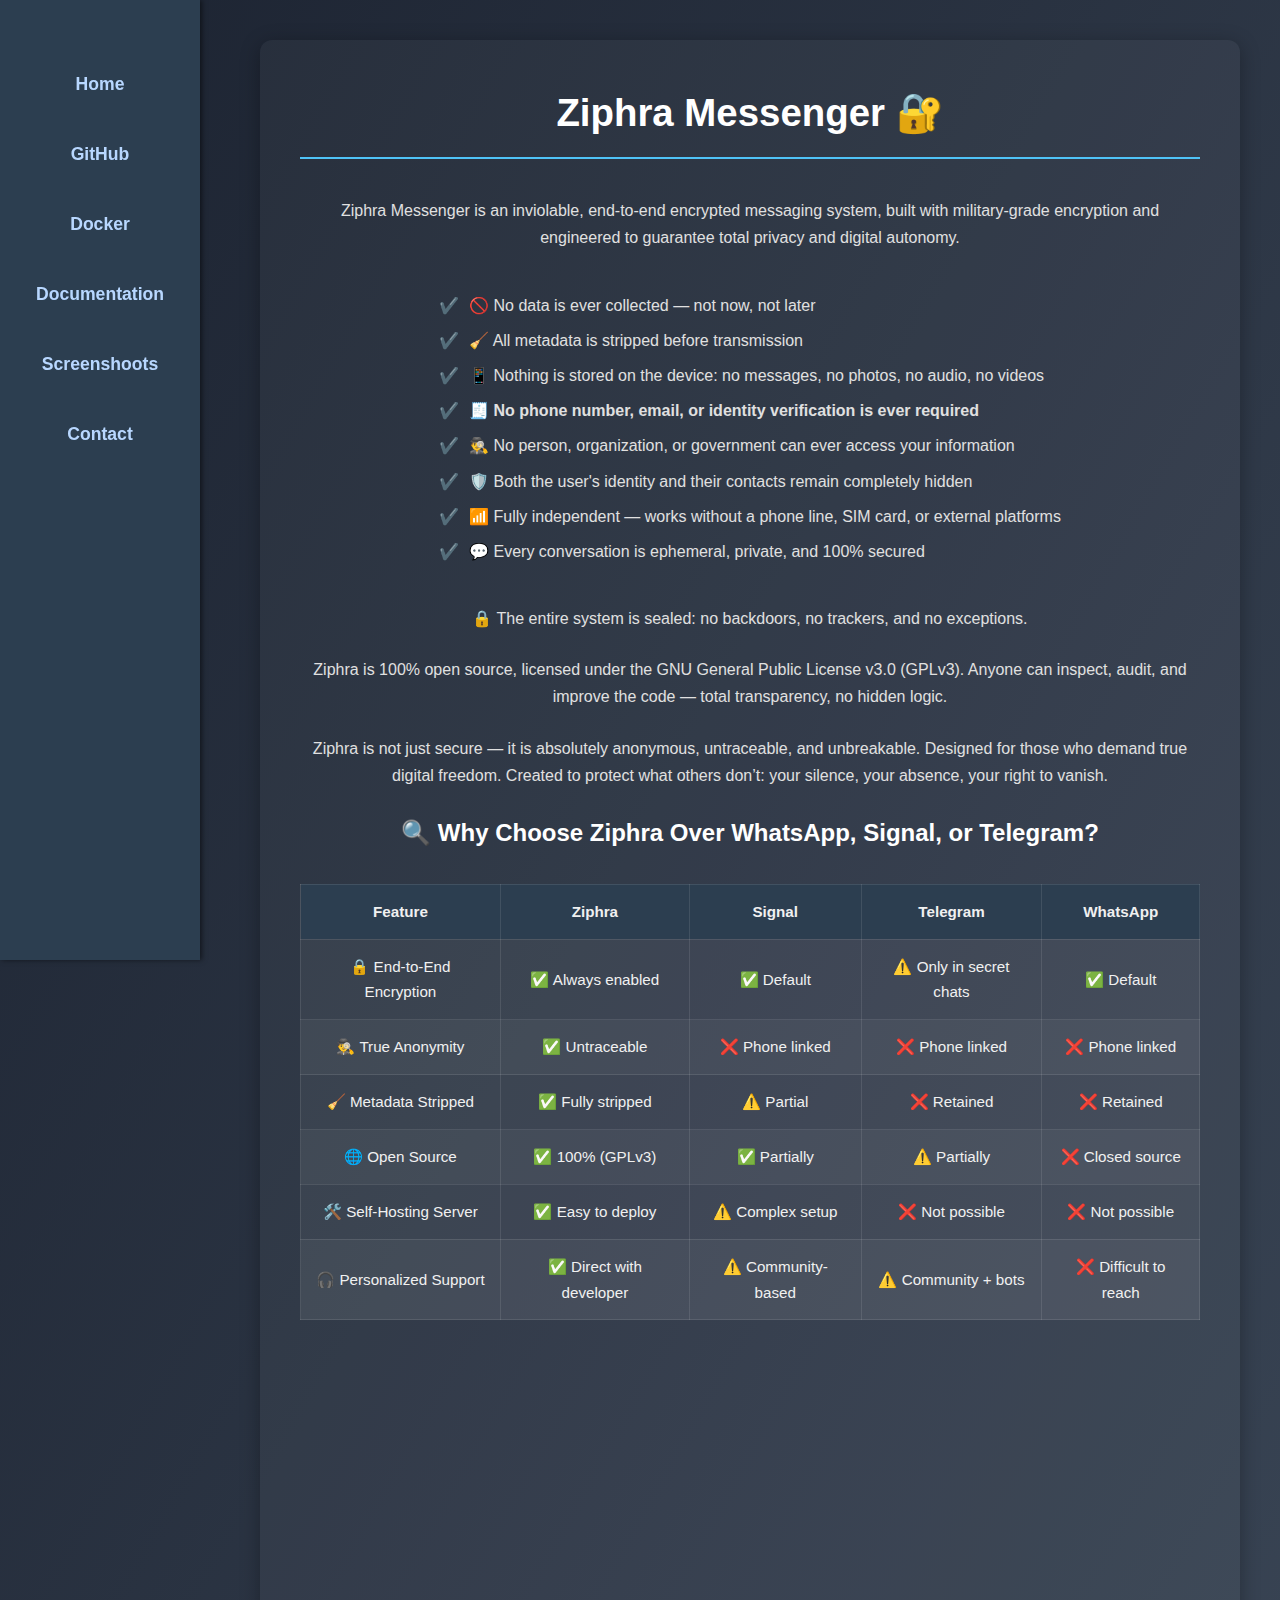
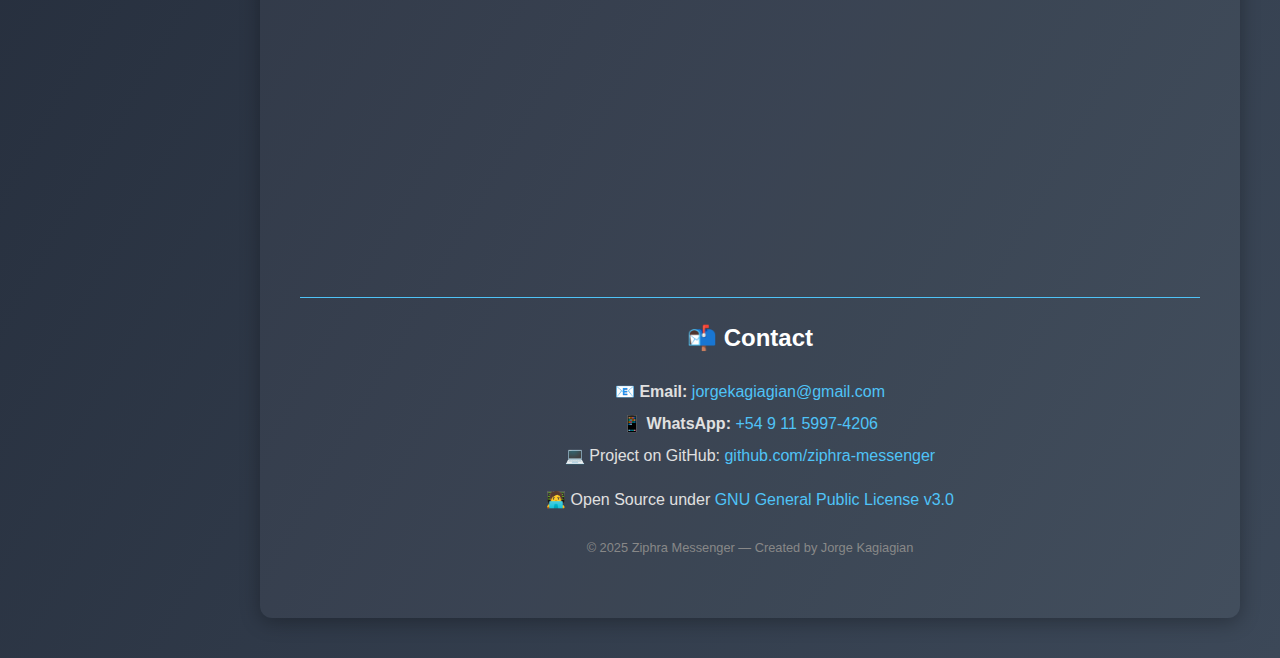
<file: index.htm>
<!DOCTYPE html>
<html lang="en">
<head>
  <meta charset="UTF-8" />
  <meta name="viewport" content="width=device-width, initial-scale=1" />
  <title>Ziphra Messenger 🔐</title>
<link rel="stylesheet" href="style.css">
</head>
<body>

  <div include-html="navbar.html"></div>


        <div class="container"> 
            <h1>Ziphra Messenger 🔐</h1> 
            <p> 
      Ziphra Messenger is an inviolable, end-to-end encrypted messaging system, built with military-grade encryption and engineered to guarantee total privacy and digital autonomy. </p> 
            <ul> 
                <li>🚫 No data is ever collected — not now, not later</li>                 
                <li>🧹 All metadata is stripped before transmission</li>                 
                <li>📱 Nothing is stored on the device: no messages, no photos, no audio, no videos</li>                 
                <li>🧾 <b>No phone number, email, or identity verification is ever required</b>
                </li>                 
                <li>🕵️‍♂️ No person, organization, or government can ever access your information</li>                 
                <li>🛡️ Both the user's identity and their contacts remain completely hidden</li>                 
                <li>📶 Fully independent — works without a phone line, SIM card, or external platforms</li>                 
                <li>💬 Every conversation is ephemeral, private, and 100% secured</li>                 
            </ul>             
            <p>🔒 The entire system is sealed: no backdoors, no trackers, and no exceptions.</p> 
            <p> 
      Ziphra is 100% open source, licensed under the GNU General Public License v3.0 (GPLv3). Anyone can inspect, audit, and improve the code — total transparency, no hidden logic. </p> 
            <p> 
      Ziphra is not just secure — it is absolutely anonymous, untraceable, and unbreakable. Designed for those who demand true digital freedom. Created to protect what others don’t: your silence, your absence, your right to vanish. </p> 
            <h2>🔍 Why Choose Ziphra Over WhatsApp, Signal, or Telegram?</h2> 
            <table> 
                <thead> 
                    <tr> 
                        <th>Feature</th> 
                        <th>Ziphra</th> 
                        <th>Signal</th> 
                        <th>Telegram</th> 
                        <th>WhatsApp</th> 
                    </tr>                     
                </thead>                 
                <tbody> 
                    <tr> 
                        <td>🔒 End-to-End Encryption</td> 
                        <td>✅ Always enabled</td> 
                        <td>✅ Default</td> 
                        <td>⚠️ Only in secret chats</td> 
                        <td>✅ Default</td> 
                    </tr>                     
                    <tr> 
                        <td>🕵️‍♂️ True Anonymity</td> 
                        <td>✅ Untraceable</td> 
                        <td>❌ Phone linked</td> 
                        <td>❌ Phone linked</td> 
                        <td>❌ Phone linked</td> 
                    </tr>                     
                    <tr> 
                        <td>🧹 Metadata Stripped</td> 
                        <td>✅ Fully stripped</td> 
                        <td>⚠️ Partial</td> 
                        <td>❌ Retained</td> 
                        <td>❌ Retained</td> 
                    </tr>                     
                  
                    <tr> 
                        <td>🌐 Open Source</td> 
                        <td>✅ 100% (GPLv3)</td> 
                        <td>✅ Partially</td> 
                        <td>⚠️ Partially</td> 
                        <td>❌ Closed source</td> 
                    </tr>                     
                    <tr> 
                        <td>🛠️ Self-Hosting Server</td> 
                        <td>✅ Easy to deploy</td> 
                        <td>⚠️ Complex setup</td> 
                        <td>❌ Not possible</td> 
                        <td>❌ Not possible</td> 
                    </tr>                     
                    <tr>
                        <td>🎧 Personalized Support</td>
                        <td>✅ Direct with developer</td>
                        <td>⚠️ Community-based</td>
                        <td>⚠️ Community + bots</td>
                        <td>❌ Difficult to reach</td>
                    </tr>                     
                </tbody>                 
            </table>             
            <div class="video-container">
    <iframe 
      src="https://www.youtube.com/embed/RMXbFlhr64c" width="70%" height="70%"
      title="YouTube video player"
      allow="accelerometer; autoplay; clipboard-write; encrypted-media; gyroscope; picture-in-picture"
      allowfullscreen>
    </iframe>
  </div>          

             <div include-html="footer.html"></div>

        </div>     


 

  <script src="include.js"></script>
</body>
</html>
</file>
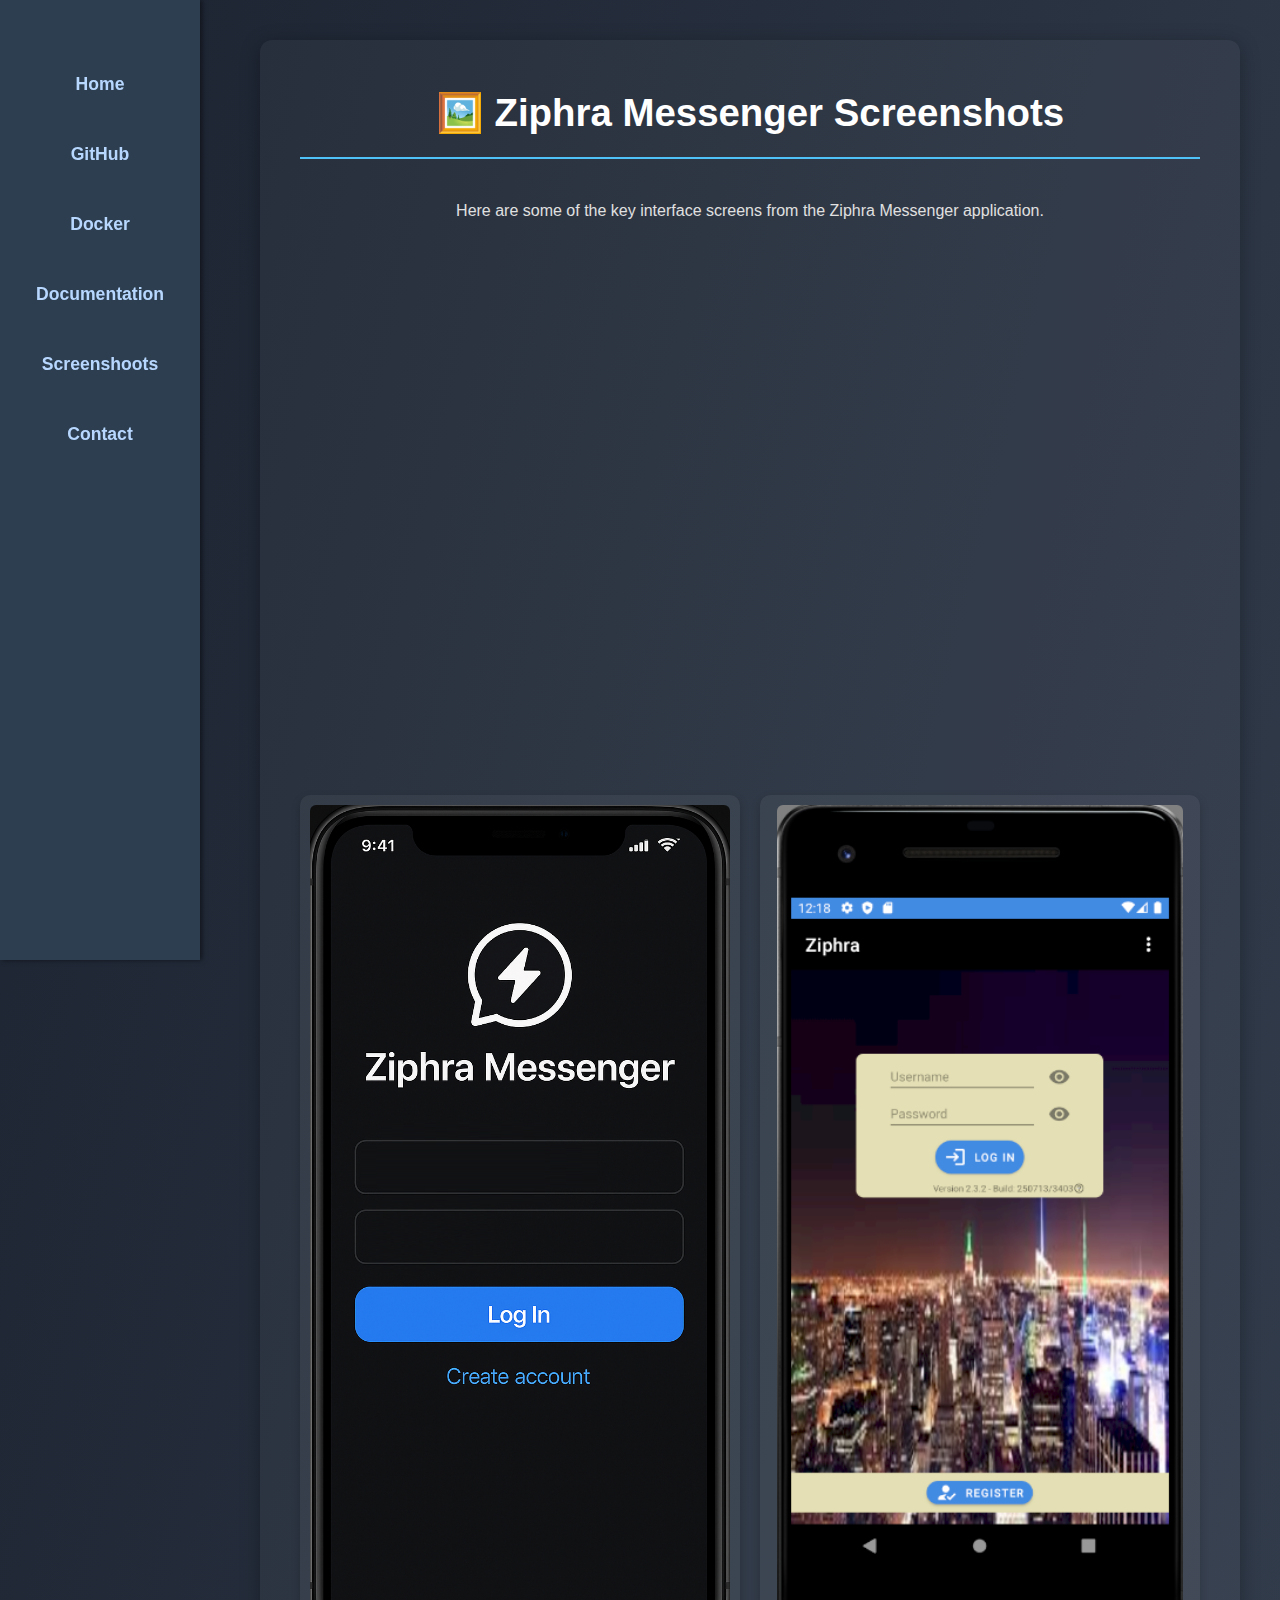
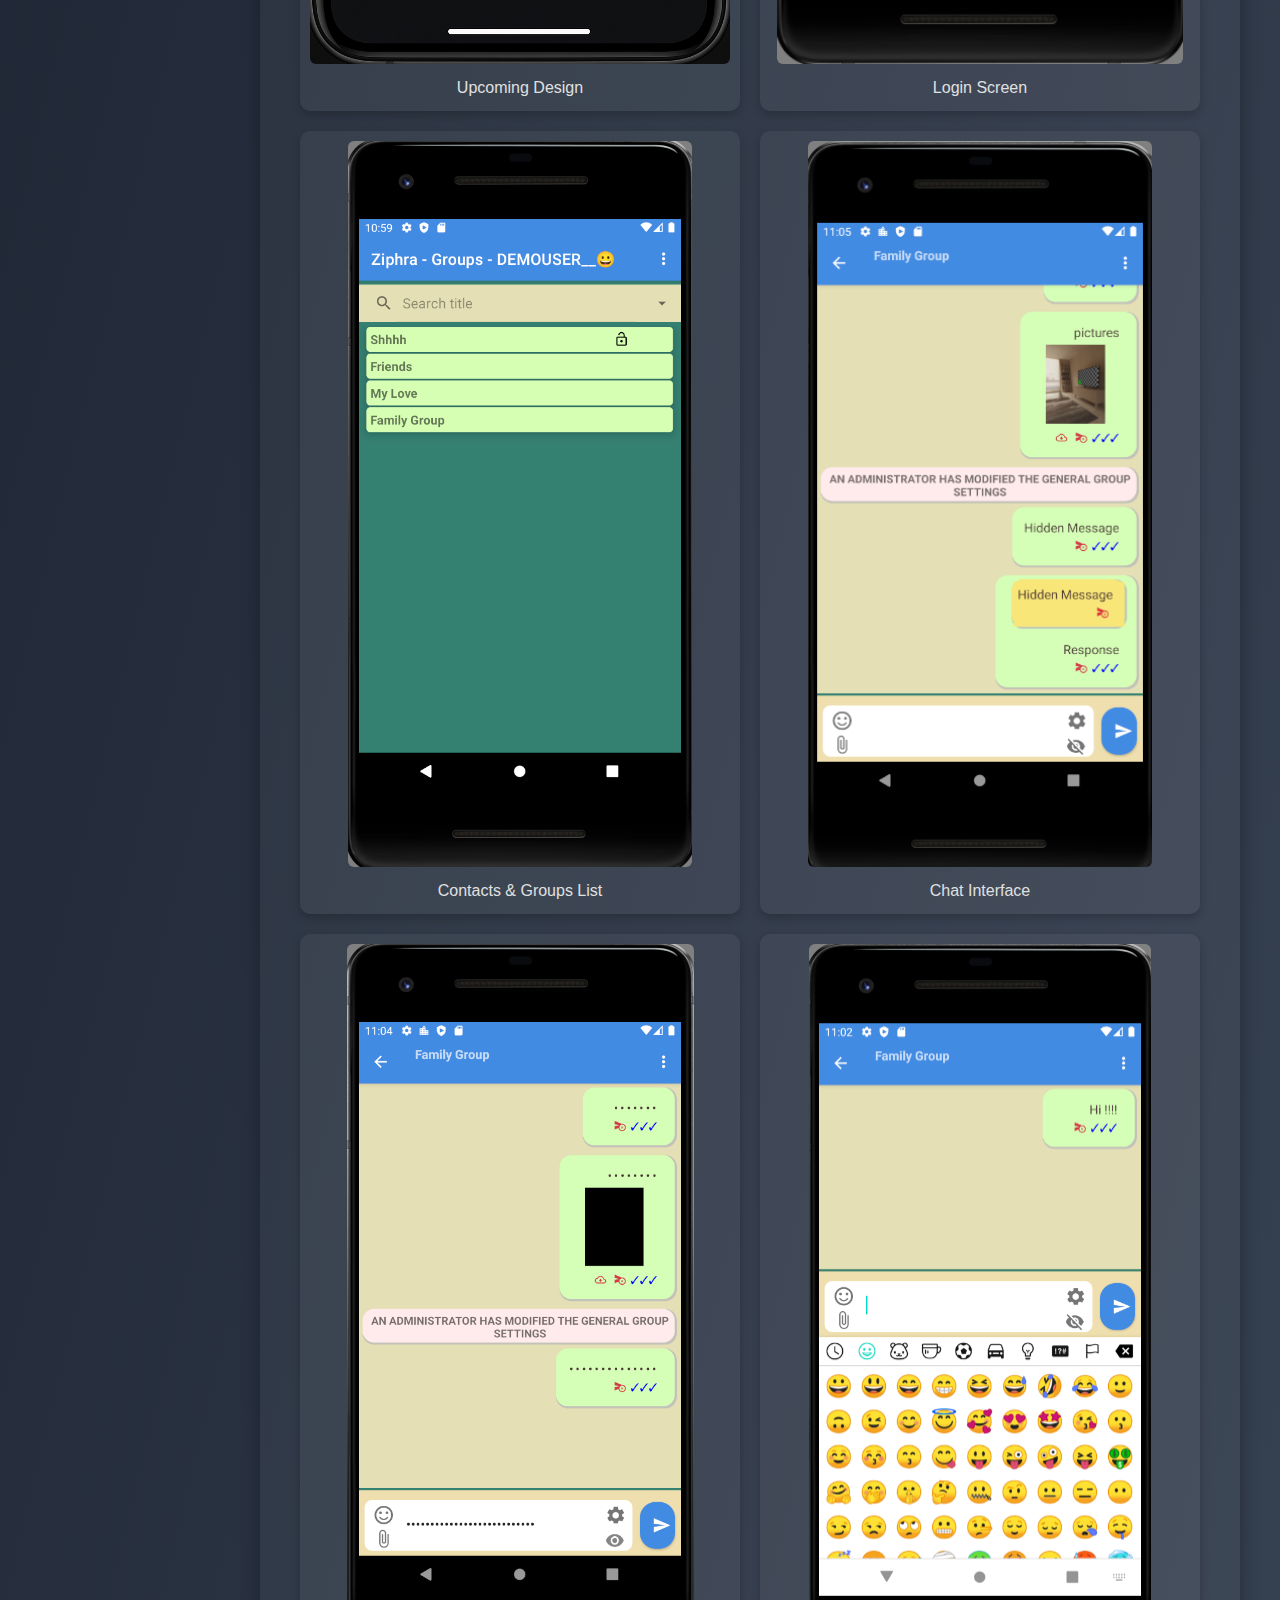
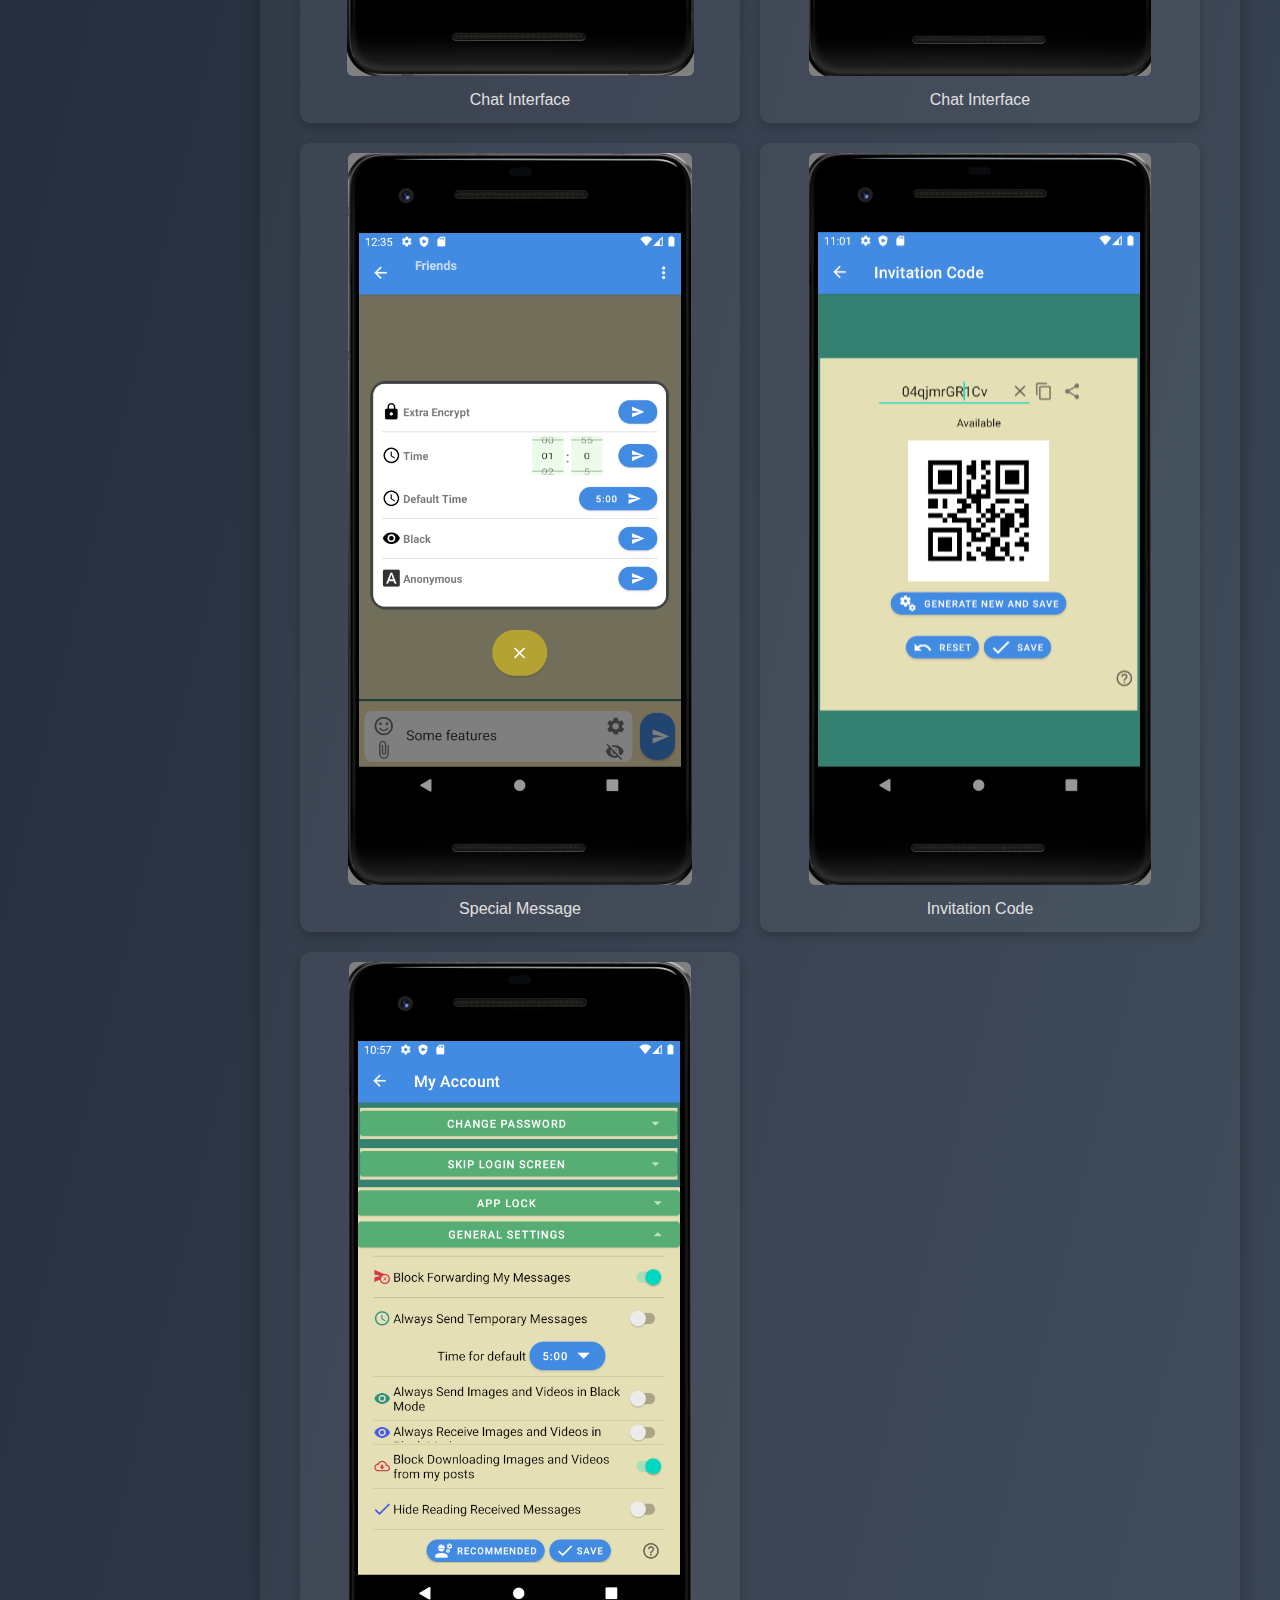
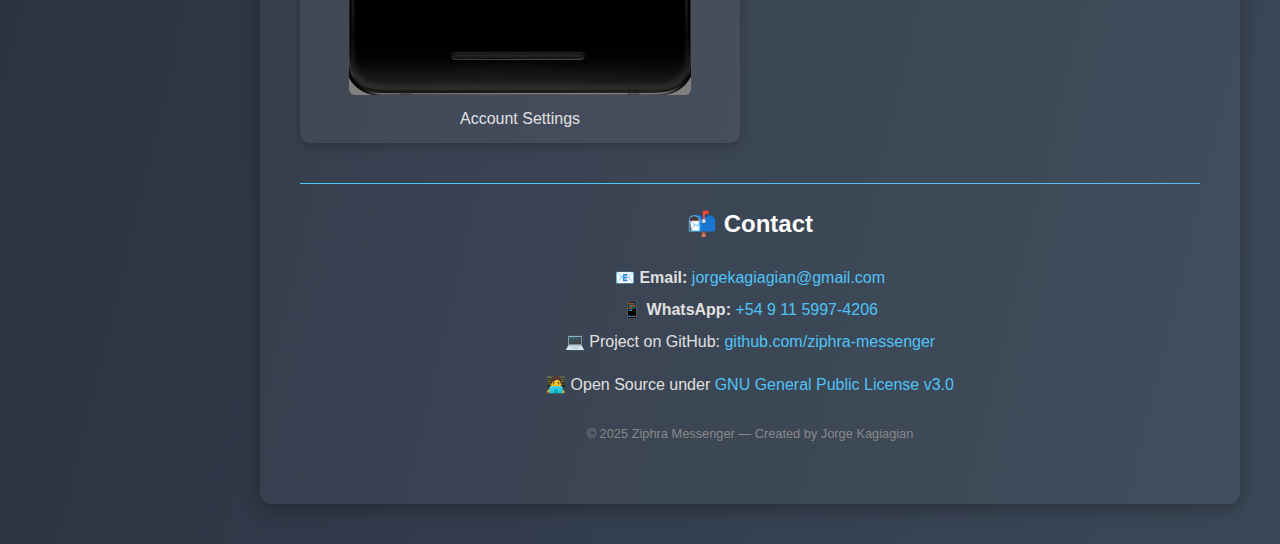
<file: screenshoot.html>
<!DOCTYPE html>
<html lang="en">
<head>
  <meta charset="UTF-8" />
  <meta name="viewport" content="width=device-width, initial-scale=1" />
  <title>Ziphra Messenger 🔐</title>
<link rel="stylesheet" href="style.css">

<style>
  .gallery {
    display: grid;
    grid-template-columns: repeat(2, 1fr); /* two images per row */
    gap: 20px;
    margin-top: 40px;
  }

.gallery {
  display: grid;
  grid-template-columns: repeat(2, 1fr);
  gap: 20px;
  margin-top: 40px;
}

.screenshot {
  background: rgba(255, 255, 255, 0.05);
  border-radius: 10px;
  padding: 10px;
  box-shadow: 0 4px 10px rgba(0, 0, 0, 0.2);
  transition: transform 0.3s ease;

  display: flex;
  flex-direction: column;
  align-items: center;  /* centra horizontalmente */
  justify-content: center; /* centra verticalmente (útil si tiene altura fija) */
  text-align: center;
}

  .screenshot:hover {
    transform: scale(1.02);
  }

  .screenshot img {
    max-width: 100%;
    border-radius: 6px;
    display: block;
    margin-bottom: 10px;
  }

  .caption {
    font-size: 1rem;
    color: #e0e0e0;
    text-align: center;
  }
</style>

</head>
<body>

  <div include-html="navbar.html"></div>


  <div class="container">
    <h1>🖼️ Ziphra Messenger Screenshots</h1>
    <p>Here are some of the key interface screens from the Ziphra Messenger application.</p>


                <div class="video-container">
    <iframe 
      src="https://www.youtube.com/embed/RMXbFlhr64c" width="70%" height="70%"
      title="YouTube video player"
      allow="accelerometer; autoplay; clipboard-write; encrypted-media; gyroscope; picture-in-picture"
      allowfullscreen>
    </iframe>
  </div>     
  
    <div class="gallery">
      <div class="screenshot">
        <img src="images/baf182ff-8d8f-419f-89a5-995438556508.png" alt="Login Screen" height="100%">
        <div class="caption">Upcoming Design</div>
      </div>
            <div class="screenshot">
        <img src="images/login.png" alt="Login Screen" height="100%">
        <div class="caption">Login Screen</div>
      </div>

              <div class="screenshot">
            <img src="images/home.png" alt="Settings" height="100%">
        <div class="caption">Contacts & Groups List</div>
      </div>


      
      <div class="screenshot">
        <img src="images/chat.png" alt="Chat Interface" height="100%">
        <div class="caption">Chat Interface</div>
      </div>
      <div class="screenshot">
        <img src="images/hiddeneye.png" alt="Chat Interface" height="100%">
        <div class="caption">Chat Interface</div>
      </div>      
            <div class="screenshot">
        <img src="images/emojis.png" alt="Chat Interface" height="100%">
        <div class="caption">Chat Interface</div>
      </div>   
                  <div class="screenshot">
        <img src="images/specialsend.png" alt="Chat Interface" height="100%">
        <div class="caption">Special Message</div>
      </div>   
      <div class="screenshot">
        <img src="images/invitationcode.png" alt="User Profile" height="100%">
        <div class="caption">Invitation Code</div>
      </div>
      <div class="screenshot">
        <img src="images/myaccountsetting.png" alt="Settings" height="100%">
        <div class="caption">Account Settings</div>
      </div>
    </div>
  

             <div include-html="footer.html"></div>

        </div>     


 

  <script src="include.js"></script>
</body>
</html>
</file>
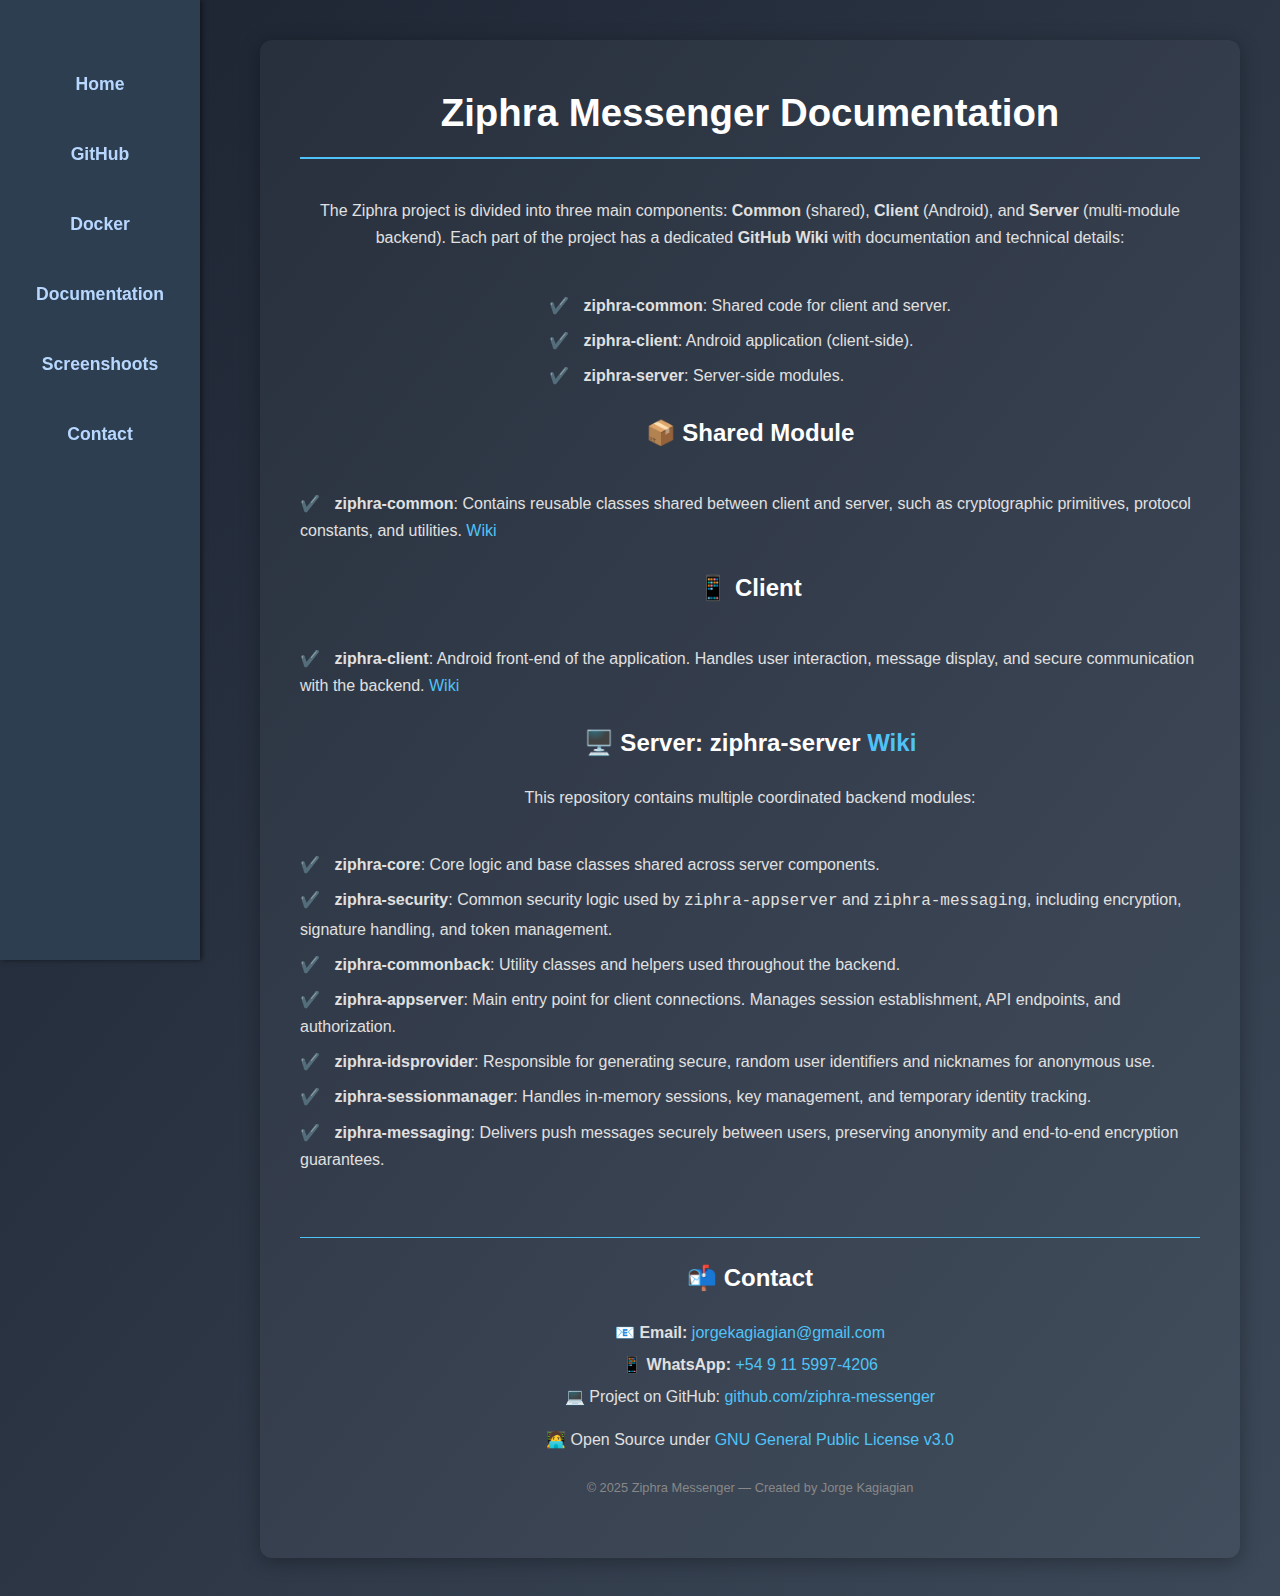
<file: wiki.html>
<!DOCTYPE html>
<html lang="en">
<head>
  <meta charset="UTF-8" />
  <meta name="viewport" content="width=device-width, initial-scale=1" />
  <title>Ziphra Messenger 🔐</title>
<link rel="stylesheet" href="style.css">
</head>
<body>

  <div include-html="navbar.html"></div>


  <div class="container">
            <h1>Ziphra Messenger Documentation</h1>
            <p>The Ziphra project is divided into three main components: <strong>Common</strong> (shared), <strong>Client</strong> (Android), and <strong>Server</strong> (multi-module backend). Each part of the project has a dedicated <strong>GitHub Wiki</strong> with documentation and technical details:</p>
            <ul>
                <li>
                    <b>ziphra-common</b>: Shared code for client and server. 

                </li>
                <li>
                   <b>ziphra-client</b>: Android application (client-side).

                </li>
                <li>
                    <b>ziphra-server</b>: Server-side modules.


                </li>
            </ul>
            <h2>📦 Shared Module</h2>
            <ul>
                <li>
                    <strong>ziphra-common</strong>: Contains reusable classes shared between client and server, such as cryptographic primitives, protocol constants, and utilities.
                                     <!--  <a href="">Javadoc</a>-->
                    <a href="https://github.com/ziphra-messenger/ziphra-common/wiki" target="_blank">Wiki</a>
                </li>
            </ul>
            <h2>📱 Client</h2>
            <ul>
                <li>
                    <strong>ziphra-client</strong>: Android front-end of the application. Handles user interaction, message display, and secure communication with the backend.
                    <!--<a href="">Javadoc</a>-->
                    <a href="https://github.com/ziphra-messenger/ziphra-client/wiki"  target="_blank">Wiki</a>
                </li>
            </ul>
            <h2>🖥️ Server: ziphra-server <a target="_blank" href="https://github.com/ziphra-messenger/ziphra-server/wiki">Wiki</a></h2>
            <p>This repository contains multiple coordinated backend modules:</p>
            <ul>
                <li>
                    <strong>ziphra-core</strong>: Core logic and base classes shared across server components.
                    <!-- <a href="">Javadoc</a> -->
                </li>
                <li>
                    <strong>ziphra-security</strong>: Common security logic used by <code>ziphra-appserver</code> and <code>ziphra-messaging</code>, including encryption, signature handling, and token management.
                    <!--<a href="">Javadoc</a>-->
                </li>
                <li>
                    <strong>ziphra-commonback</strong>: Utility classes and helpers used throughout the backend.
                   <!-- <a href="">Javadoc</a>-->
                </li>
                <li>
                    <strong>ziphra-appserver</strong>: Main entry point for client connections. Manages session establishment, API endpoints, and authorization.
                  <!--  <a href="">Javadoc</a>-->
                </li>
                <li>
                    <strong>ziphra-idsprovider</strong>: Responsible for generating secure, random user identifiers and nicknames for anonymous use.
                   <!-- <a href="">Javadoc</a>-->
                </li>
                <li>
                    <strong>ziphra-sessionmanager</strong>: Handles in-memory sessions, key management, and temporary identity tracking.
                  <!--  <a href="">Javadoc</a>-->
                </li>
                <li>
                    <strong>ziphra-messaging</strong>: Delivers push messages securely between users, preserving anonymity and end-to-end encryption guarantees.
                   <!-- <a href="">Javadoc</a>-->
                </li>
            </ul>
   
        
                    

             <div include-html="footer.html"></div>
</div>
     


 

  <script src="include.js"></script>
</body>
</html>
</file>
<file: style.css>
body {
  margin: 0;
  background: linear-gradient(to bottom right, #1c2331, #3c4858);
  font-family: 'Segoe UI', Tahoma, Geneva, Verdana, sans-serif;
  color: #f1f1f1;
  line-height: 1.7;
  display: flex;
  justify-content: center;
  align-items: flex-start;
  min-height: 100vh;
  padding: 40px 20px;
}

/* Contenedor principal */
.container {
  max-width: 900px;
  width: 100%;
  background: #ffffff0a;
  border-radius: 12px;
  padding: 40px;
  box-shadow: 0 4px 20px rgba(0,0,0,0.3);
  text-align: center;
  margin-left: 220px;  /* deja espacio para el sidebar */
}

h1, h2 {
  color: #ffffff;
  font-weight: 600;
  margin-top: 0;
  border-left: 0;
  padding-left: 0;
}

h1 {
  font-size: 2.4rem;
  border-bottom: 2px solid #4fc3f7;
  padding-bottom: 0.3em;
  margin-bottom: 1em;
}

ul {
  list-style: none;
  padding-left: 0;
  text-align: left;
  display: inline-block;
}

ul li::before {
  content: "✔️";
  margin-right: 10px;
}

ul li {
  margin-bottom: 8px;
  font-size: 1rem;
  color: #e0e0e0;
}

p {
  font-size: 1rem;
  color: #e0e0e0;
  margin-bottom: 1.5em;
}

a {
  color: #4fc3f7;
  text-decoration: none;
}

a:hover {
  text-decoration: underline;
}

table {
  width: 100%;
  border-collapse: collapse;
  margin: 30px 0;
  font-size: 0.95rem;
  background: rgba(255,255,255,0.05);
  color: #f0f0f0;
}

thead {
  background-color: #2c3e50;
}

th, td {
  padding: 14px;
  border: 1px solid rgba(255,255,255,0.1);
  text-align: center;
}

tbody tr:nth-child(even) {
  background-color: rgba(255,255,255,0.04);
}

.contact {
  margin-top: 40px;
  padding-top: 20px;
  border-top: 1px solid #4fc3f7;
  font-size: 1rem;
}

.contact p {
  margin: 0.3em 0;
}

/* Sidebar lateral fijo */
.sidebar {
  position: fixed;
  top: 0;
  left: 0;
  height: 100vh;
  width: 200px;
  background-color: #2c3e50;
  padding-top: 60px;
  box-shadow: 2px 0 5px rgba(0,0,0,0.5);
  display: flex;
  flex-direction: column;
  align-items: center;
  gap: 20px;
  z-index: 1000;
}

.sidebar a {
  color: #b8d7ff;
  font-weight: 600;
  font-size: 1.1rem;
  text-decoration: none;
  padding: 10px 15px;
  border-radius: 6px;
  width: 90%;
  text-align: center;
  transition: background-color 0.3s ease;
}

.sidebar a:hover {
  background-color: #4fc3f7;
  color: #1c2331;
  text-decoration: none;
}

@media (max-width: 768px) {
  body {
    padding: 20px 10px;
  }

  .container {
    margin-left: 0;
    padding: 20px;
  }

  .sidebar {
    position: static;
    width: 100%;
    height: auto;
    flex-direction: row;
    padding: 10px 0;
    gap: 10px;
    box-shadow: none;
    justify-content: space-around;
  }

  .sidebar a {
    font-size: 0.9rem;
    padding: 8px 10px;
    width: auto;
  }

.gallery {
  display: grid;
  grid-template-columns: repeat(2, 1fr);
  gap: 20px;
  margin-top: 40px;
}

@media (max-width: 600px) {
  .gallery {
    grid-template-columns: 1fr; /* one image per row on narrow screens */
  }
}

}
    .video-container {
      position: relative;
      width: 100%;
      aspect-ratio: 16 / 9;
      justify-content: center;
      align-items: center;
      display: flex;

    }
    iframe {
      
      border: none;
      justify-content: center;
      align-items: center;
    }
</file>
